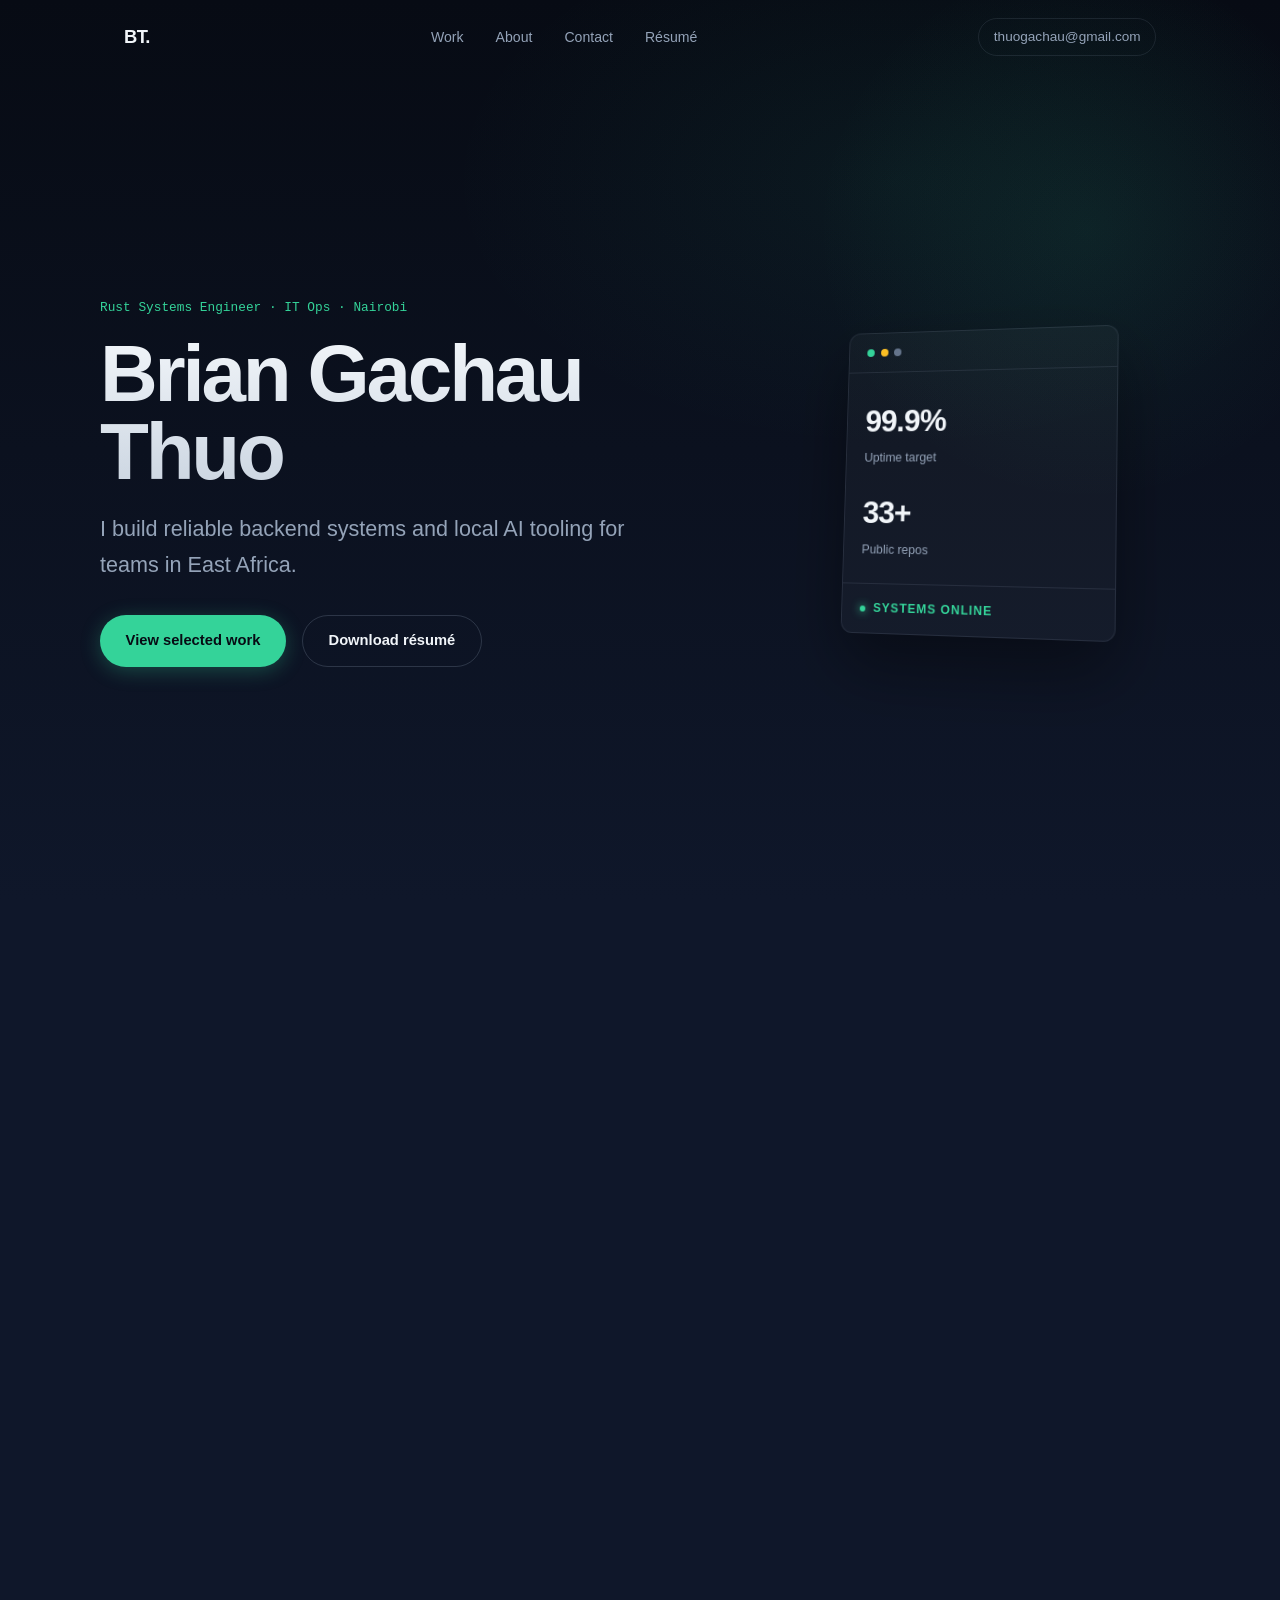
<file: index.html>
<!DOCTYPE html>
<html lang="en">
<head>
  <meta charset="UTF-8" />
  <meta name="viewport" content="width=device-width, initial-scale=1.0" />
  <meta http-equiv="X-UA-Compatible" content="ie=edge" />

  <title>Brian Gachau Thuo · Rust Systems Engineer</title>
  <meta name="description" content="Brian Gachau Thuo builds reliable backend systems and local AI tooling for teams in East Africa. Rust · Python · Go · Nairobi." />
  <meta name="author" content="Brian Gachau Thuo" />
  <link rel="canonical" href="https://thuobrian.github.io/Brian-Thuo/" />

  <link rel="icon" href="favicon.svg" type="image/svg+xml" />
  <link rel="icon" href="favicon.ico" sizes="any" />
  <link rel="icon" href="favicon-32.png" type="image/png" sizes="32x32" />
  <link rel="icon" href="favicon-16.png" type="image/png" sizes="16x16" />
  <link rel="apple-touch-icon" href="apple-touch-icon.png" />

  <meta property="og:title" content="Brian Gachau Thuo · Rust Systems Engineer" />
  <meta property="og:description" content="Reliable backend systems and local AI tooling for teams in East Africa." />
  <meta property="og:type" content="website" />
  <meta property="og:url" content="https://thuobrian.github.io/Brian-Thuo/" />
  <meta property="og:image" content="https://thuobrian.github.io/Brian-Thuo/images/og-image.png" />
  <meta property="og:image:width" content="1200" />
  <meta property="og:image:height" content="630" />
  <meta property="og:image:alt" content="Brian Gachau Thuo — Rust Systems Engineer, IT Ops, Nairobi" />

  <meta name="twitter:card" content="summary_large_image" />
  <meta name="twitter:title" content="Brian Gachau Thuo · Rust Systems Engineer" />
  <meta name="twitter:description" content="Reliable backend systems and local AI tooling for teams in East Africa." />
  <meta name="twitter:image" content="https://thuobrian.github.io/Brian-Thuo/images/og-image.png" />

  <script type="application/ld+json">
  {
    "@context": "https://schema.org",
    "@type": "Person",
    "name": "Brian Gachau Thuo",
    "jobTitle": "Rust Systems Engineer & IT Ops",
    "url": "https://thuobrian.github.io/Brian-Thuo/",
    "sameAs": [
      "https://github.com/ThuoBrian",
      "https://www.linkedin.com/in/brian-thuo-gachau"
    ],
    "email": "mailto:thuogachau@gmail.com",
    "address": {
      "@type": "PostalAddress",
      "addressLocality": "Nairobi",
      "addressCountry": "KE"
    }
  }
  </script>

  <link rel="stylesheet" href="assets/css/style.css" />
</head>
<body>

  <nav class="nav" aria-label="Primary">
    <div class="nav-inner">
      <a href="#" class="nav-logo" aria-label="Brian Gachau Thuo">BT.</a>

      <button class="nav-toggle" aria-expanded="false" aria-controls="nav-menu" aria-label="Toggle navigation">
        <span class="hamburger"></span>
      </button>

      <ul class="nav-menu" id="nav-menu">
        <li><a href="#work" class="nav-link">Work</a></li>
        <li><a href="#about" class="nav-link">About</a></li>
        <li><a href="#contact" class="nav-link">Contact</a></li>
        <li><a href="resume.html" class="nav-link" target="_blank" rel="noopener noreferrer">Résumé</a></li>
      </ul>

      <a href="mailto:thuogachau@gmail.com" class="nav-email">thuogachau@gmail.com</a>
    </div>
  </nav>

  <header id="home" class="hero">
    <div class="hero-glow" aria-hidden="true"></div>

    <div class="hero-content">
      <div class="hero-text">
        <p class="hero-kicker">Rust Systems Engineer · IT Ops · Nairobi</p>
        <h1 class="hero-name">Brian Gachau Thuo</h1>
        <p class="hero-value">
          I build reliable backend systems and local AI tooling for teams in East Africa.
        </p>
        <div class="hero-actions">
          <a href="#work" class="btn btn-primary">View selected work</a>
          <a href="resume.html" target="_blank" rel="noopener noreferrer" class="btn btn-secondary">Download résumé</a>
        </div>
      </div>

      <div class="hero-card-wrapper">
        <div class="glass-card">
          <div class="card-header">
            <span class="card-dot"></span>
            <span class="card-dot amber"></span>
            <span class="card-dot muted"></span>
          </div>
          <div class="card-body">
            <div class="card-metric">
              <span class="metric-value">99.9%</span>
              <span class="metric-label">Uptime target</span>
            </div>
            <div class="card-metric">
              <span class="metric-value">33+</span>
              <span class="metric-label">Public repos</span>
            </div>
          </div>
          <div class="card-footer">
            <span class="pulse"></span>
            Systems online
          </div>
        </div>
      </div>
    </div>
  </header>

  <main>
    <section id="work" class="work">
      <div class="container">
        <div class="section-header">
          <span class="section-eyebrow">Selected Work</span>
          <h2 class="section-title">Things I’ve built.</h2>
          <p class="section-subtitle">Curated projects. Each solves a real problem I ran into.</p>
        </div>

        <div class="project-list">
          <article class="project-card">
            <div class="project-image">
              <img src="images/preview-laptop-inventory.svg" alt="Terminal example: assigning a laptop via the API and the resulting JSON response" loading="lazy" />
            </div>
            <div class="project-body">
              <div class="project-meta">
                <span class="project-year">2024</span>
                <span class="project-type">API</span>
              </div>
              <h3 class="project-title">Laptop Inventory API</h3>
              <p class="project-desc"><strong>Problem:</strong> IT ops needed to track which laptop is assigned to which staff member without a spreadsheet drifting out of sync. <strong>Approach:</strong> a Rust/Actix-web API over Postgres, using SQLx instead of an ORM so every query is checked against the schema at compile time, plus atomic transactions so unassigning a user always reverts the laptop's status in the same operation — no orphaned "assigned" records. <strong>Also ships</strong> a server-rendered HTMX dashboard, so non-technical staff can use it without a SPA build step.</p>
              <ul class="project-tags">
                <li>Rust</li>
                <li>Actix-web</li>
                <li>PostgreSQL</li>
                <li>SQLx</li>
                <li>Docker</li>
              </ul>
              <div class="project-links">
                <a href="https://github.com/ThuoBrian/Laptop_Inventory_CLI" target="_blank" rel="noopener noreferrer" class="project-link">
                  <svg class="icon" viewBox="0 0 24 24" fill="currentColor" aria-hidden="true"><path d="M12 0C5.37 0 0 5.37 0 12c0 5.31 3.435 9.795 8.205 11.385.6.105.825-.255.825-.57 0-.285-.015-1.23-.015-2.235-3.015.555-3.795-.735-4.035-1.41-.135-.345-.72-1.41-1.23-1.695-.42-.225-1.02-.78-.015-.795.945-.015 1.62.87 1.845 1.23 1.08 1.815 2.805 1.305 3.495.99.105-.78.42-1.305.765-1.605-2.67-.3-5.46-1.335-5.46-5.925 0-1.305.465-2.385 1.23-3.225-.12-.3-.54-1.53.12-3.18 0 0 1.005-.315 3.3 1.23a11.49 11.49 0 0 1 3-.405c1.02 0 2.04.135 3 .405 2.28-1.56 3.285-1.23 3.285-1.23.66 1.65.24 2.88.12 3.18.765.84 1.23 1.905 1.23 3.225 0 4.605-2.805 5.625-5.475 5.925.435.375.81 1.095.81 2.22 0 1.605-.015 2.895-.015 3.3 0 .315.225.69.825.57A12.02 12.02 0 0 0 24 12c0-6.63-5.37-12-12-12z"/></svg>
                  Source
                </a>
              </div>
            </div>
          </article>

          <article class="project-card">
            <div class="project-image">
              <img src="images/preview-ai-chatbot.svg" alt="Terminal example: an IT support question answered from a local document with a page citation" loading="lazy" />
            </div>
            <div class="project-body">
              <div class="project-meta">
                <span class="project-year">2024</span>
                <span class="project-type">AI Tool</span>
              </div>
              <h3 class="project-title">AI Support Chatbot</h3>
              <p class="project-desc"><strong>Problem:</strong> teams with sensitive internal docs can't route IT-support questions through a cloud LLM. <strong>Approach:</strong> a fully local RAG stack — Ollama for inference, ChromaDB for embeddings, FastAPI streaming answers over SSE — so questions are answered from ingested PDFs, Word docs, and Markdown with zero data leaving the machine, and zero per-query API cost. Ships with an interactive setup script so a non-developer can stand it up.</p>
              <ul class="project-tags">
                <li>Python</li>
                <li>FastAPI</li>
                <li>ChromaDB</li>
                <li>Ollama</li>
                <li>SSE</li>
              </ul>
              <div class="project-links">
                <a href="https://github.com/ThuoBrian/AI-support-chatbot" target="_blank" rel="noopener noreferrer" class="project-link">
                  <svg class="icon" viewBox="0 0 24 24" fill="currentColor" aria-hidden="true"><path d="M12 0C5.37 0 0 5.37 0 12c0 5.31 3.435 9.795 8.205 11.385.6.105.825-.255.825-.57 0-.285-.015-1.23-.015-2.235-3.015.555-3.795-.735-4.035-1.41-.135-.345-.72-1.41-1.23-1.695-.42-.225-1.02-.78-.015-.795.945-.015 1.62.87 1.845 1.23 1.08 1.815 2.805 1.305 3.495.99.105-.78.42-1.305.765-1.605-2.67-.3-5.46-1.335-5.46-5.925 0-1.305.465-2.385 1.23-3.225-.12-.3-.54-1.53.12-3.18 0 0 1.005-.315 3.3 1.23a11.49 11.49 0 0 1 3-.405c1.02 0 2.04.135 3 .405 2.28-1.56 3.285-1.23 3.285-1.23.66 1.65.24 2.88.12 3.18.765.84 1.23 1.905 1.23 3.225 0 4.605-2.805 5.625-5.475 5.925.435.375.81 1.095.81 2.22 0 1.605-.015 2.895-.015 3.3 0 .315.225.69.825.57A12.02 12.02 0 0 0 24 12c0-6.63-5.37-12-12-12z"/></svg>
                  Source
                </a>
              </div>
            </div>
          </article>

          <article class="project-card">
            <div class="project-image">
              <img src="images/preview-financial-advisor.svg" alt="Terminal example: a CLI budget breakdown using M-Pesa and SACCO categories with an investment recommendation" loading="lazy" />
            </div>
            <div class="project-body">
              <div class="project-meta">
                <span class="project-year">2024</span>
                <span class="project-type">AI Product</span>
              </div>
              <h3 class="project-title">Kenyan AI Financial Advisor</h3>
              <p class="project-desc"><strong>Problem:</strong> generic financial-advice tools ignore how Kenyans actually move money — M-Pesa, Fuliza, SACCOs, Chamas, Treasury Bills. <strong>Approach:</strong> a Clean Architecture Python app (domain/application/adapters) that swaps in local instruments and PAYE tax rules instead of Western defaults, with security taken seriously for a public-facing advisor — HTML sanitization, rate limiting, and a target of 80%+ test coverage enforced via a Makefile lint/type-check/test pipeline. Clearly scoped as educational, not licensed advice.</p>
              <ul class="project-tags">
                <li>Python</li>
                <li>AI/ML</li>
                <li>FastAPI</li>
                <li>Finance</li>
              </ul>
              <div class="project-links">
                <a href="https://github.com/ThuoBrian/kenyan-AI-powered-financial-advisor" target="_blank" rel="noopener noreferrer" class="project-link">
                  <svg class="icon" viewBox="0 0 24 24" fill="currentColor" aria-hidden="true"><path d="M12 0C5.37 0 0 5.37 0 12c0 5.31 3.435 9.795 8.205 11.385.6.105.825-.255.825-.57 0-.285-.015-1.23-.015-2.235-3.015.555-3.795-.735-4.035-1.41-.135-.345-.72-1.41-1.23-1.695-.42-.225-1.02-.78-.015-.795.945-.015 1.62.87 1.845 1.23 1.08 1.815 2.805 1.305 3.495.99.105-.78.42-1.305.765-1.605-2.67-.3-5.46-1.335-5.46-5.925 0-1.305.465-2.385 1.23-3.225-.12-.3-.54-1.53.12-3.18 0 0 1.005-.315 3.3 1.23a11.49 11.49 0 0 1 3-.405c1.02 0 2.04.135 3 .405 2.28-1.56 3.285-1.23 3.285-1.23.66 1.65.24 2.88.12 3.18.765.84 1.23 1.905 1.23 3.225 0 4.605-2.805 5.625-5.475 5.925.435.375.81 1.095.81 2.22 0 1.605-.015 2.895-.015 3.3 0 .315.225.69.825.57A12.02 12.02 0 0 0 24 12c0-6.63-5.37-12-12-12z"/></svg>
                  Source
                </a>
              </div>
            </div>
          </article>

          <article class="project-card">
            <div class="project-image">
              <img src="images/preview-pr-context.svg" alt="Terminal example: generating a review briefing that flags cross-file impact and a security concern" loading="lazy" />
            </div>
            <div class="project-body">
              <div class="project-meta">
                <span class="project-year">2024</span>
                <span class="project-type">CLI</span>
              </div>
              <h3 class="project-title">PR Context Builder</h3>
              <p class="project-desc"><strong>Problem:</strong> reviewers waste time re-deriving context a diff alone doesn't show — what else touches this code, is there a migration, is there an obvious security smell. <strong>Approach:</strong> a Rust CLI that gathers diff, commit history, and repo structure from a local repo or a GitHub PR, runs rule-based detection for migrations/config changes/test gaps, then optionally hands that context to an LLM (OpenAI-compatible or local Ollama) to produce a structured review briefing.</p>
              <ul class="project-tags">
                <li>Rust</li>
                <li>CLI</li>
                <li>Git</li>
              </ul>
              <div class="project-links">
                <a href="https://github.com/ThuoBrian/pr-context-builder" target="_blank" rel="noopener noreferrer" class="project-link">
                  <svg class="icon" viewBox="0 0 24 24" fill="currentColor" aria-hidden="true"><path d="M12 0C5.37 0 0 5.37 0 12c0 5.31 3.435 9.795 8.205 11.385.6.105.825-.255.825-.57 0-.285-.015-1.23-.015-2.235-3.015.555-3.795-.735-4.035-1.41-.135-.345-.72-1.41-1.23-1.695-.42-.225-1.02-.78-.015-.795.945-.015 1.62.87 1.845 1.23 1.08 1.815 2.805 1.305 3.495.99.105-.78.42-1.305.765-1.605-2.67-.3-5.46-1.335-5.46-5.925 0-1.305.465-2.385 1.23-3.225-.12-.3-.54-1.53.12-3.18 0 0 1.005-.315 3.3 1.23a11.49 11.49 0 0 1 3-.405c1.02 0 2.04.135 3 .405 2.28-1.56 3.285-1.23 3.285-1.23.66 1.65.24 2.88.12 3.18.765.84 1.23 1.905 1.23 3.225 0 4.605-2.805 5.625-5.475 5.925.435.375.81 1.095.81 2.22 0 1.605-.015 2.895-.015 3.3 0 .315.225.69.825.57A12.02 12.02 0 0 0 24 12c0-6.63-5.37-12-12-12z"/></svg>
                  Source
                </a>
              </div>
            </div>
          </article>
        </div>
      </div>
    </section>

    <section id="about" class="about">
      <div class="container">
        <div class="about-grid">
          <div class="about-photo">
            <img src="images/about-panel.svg" alt="Brian Gachau Thuo — Nairobi, Kenya · Rust, Systems, AI tooling" loading="lazy" />
          </div>

          <div class="about-text">
            <span class="section-eyebrow">About</span>
            <h2 class="section-title">Engineer first, operator second.</h2>
            <p>
              I’m Brian Gachau Thuo, a systems engineer and IT Ops lead at IPA Kenya, based in Nairobi. I design backend systems and AI-powered tools that stay reliable under real-world constraints. My work is mostly Rust and Python, with a focus on local/edge AI, automation, and cloud-native infrastructure. Outside of work, I maintain open-source projects that solve problems I encounter in production.
            </p>

            <div class="skills">
              <div class="skill-group">
                <h3>Languages</h3>
                <ul>
                  <li><strong>Rust</strong> — inventory API, CLI tools</li>
                  <li><strong>Python</strong> — AI chatbots, financial advisor</li>
                  <li><strong>Go</strong> — cloud-native tooling</li>
                </ul>
              </div>
              <div class="skill-group">
                <h3>Frameworks</h3>
                <ul>
                  <li><strong>FastAPI</strong> — async AI services</li>
                  <li><strong>Actix-web</strong> — high-throughput Rust APIs</li>
                  <li><strong>SQLx</strong> — compile-time checked queries</li>
                </ul>
              </div>
              <div class="skill-group">
                <h3>Tools</h3>
                <ul>
                  <li><strong>Docker</strong> — deployment & environments</li>
                  <li><strong>PostgreSQL</strong> — structured data</li>
                  <li><strong>ChromaDB / Ollama</strong> — local RAG stack</li>
                </ul>
              </div>
            </div>
          </div>
        </div>
      </div>
    </section>
  </main>

  <footer id="contact" class="footer">
    <div class="container">
      <div class="footer-grid">
        <div class="footer-cta">
          <span class="section-eyebrow">Contact</span>
          <h2 class="section-title">Let’s build something reliable.</h2>
          <p>Open to engineering contracts, full-time roles, and East Africa-focused product work.</p>
        </div>

        <ul class="contact-list">
          <li>
            <a href="mailto:thuogachau@gmail.com" class="contact-link">
              <span class="contact-label">Email</span>
              <span class="contact-value">thuogachau@gmail.com</span>
            </a>
          </li>
          <li>
            <a href="https://github.com/ThuoBrian" target="_blank" rel="noopener noreferrer" class="contact-link">
              <span class="contact-label">GitHub</span>
              <span class="contact-value">ThuoBrian</span>
            </a>
          </li>
          <li>
            <a href="https://www.linkedin.com/in/brian-thuo-gachau" target="_blank" rel="noopener noreferrer" class="contact-link">
              <span class="contact-label">LinkedIn</span>
              <span class="contact-value">brian-thuo-gachau</span>
            </a>
          </li>
        </ul>
      </div>

      <div class="footer-bottom">
        <p>© Brian Gachau Thuo. Built from scratch.</p>
      </div>
    </div>
  </footer>

  <script src="assets/js/app.js"></script>
</body>
</html>
</file>
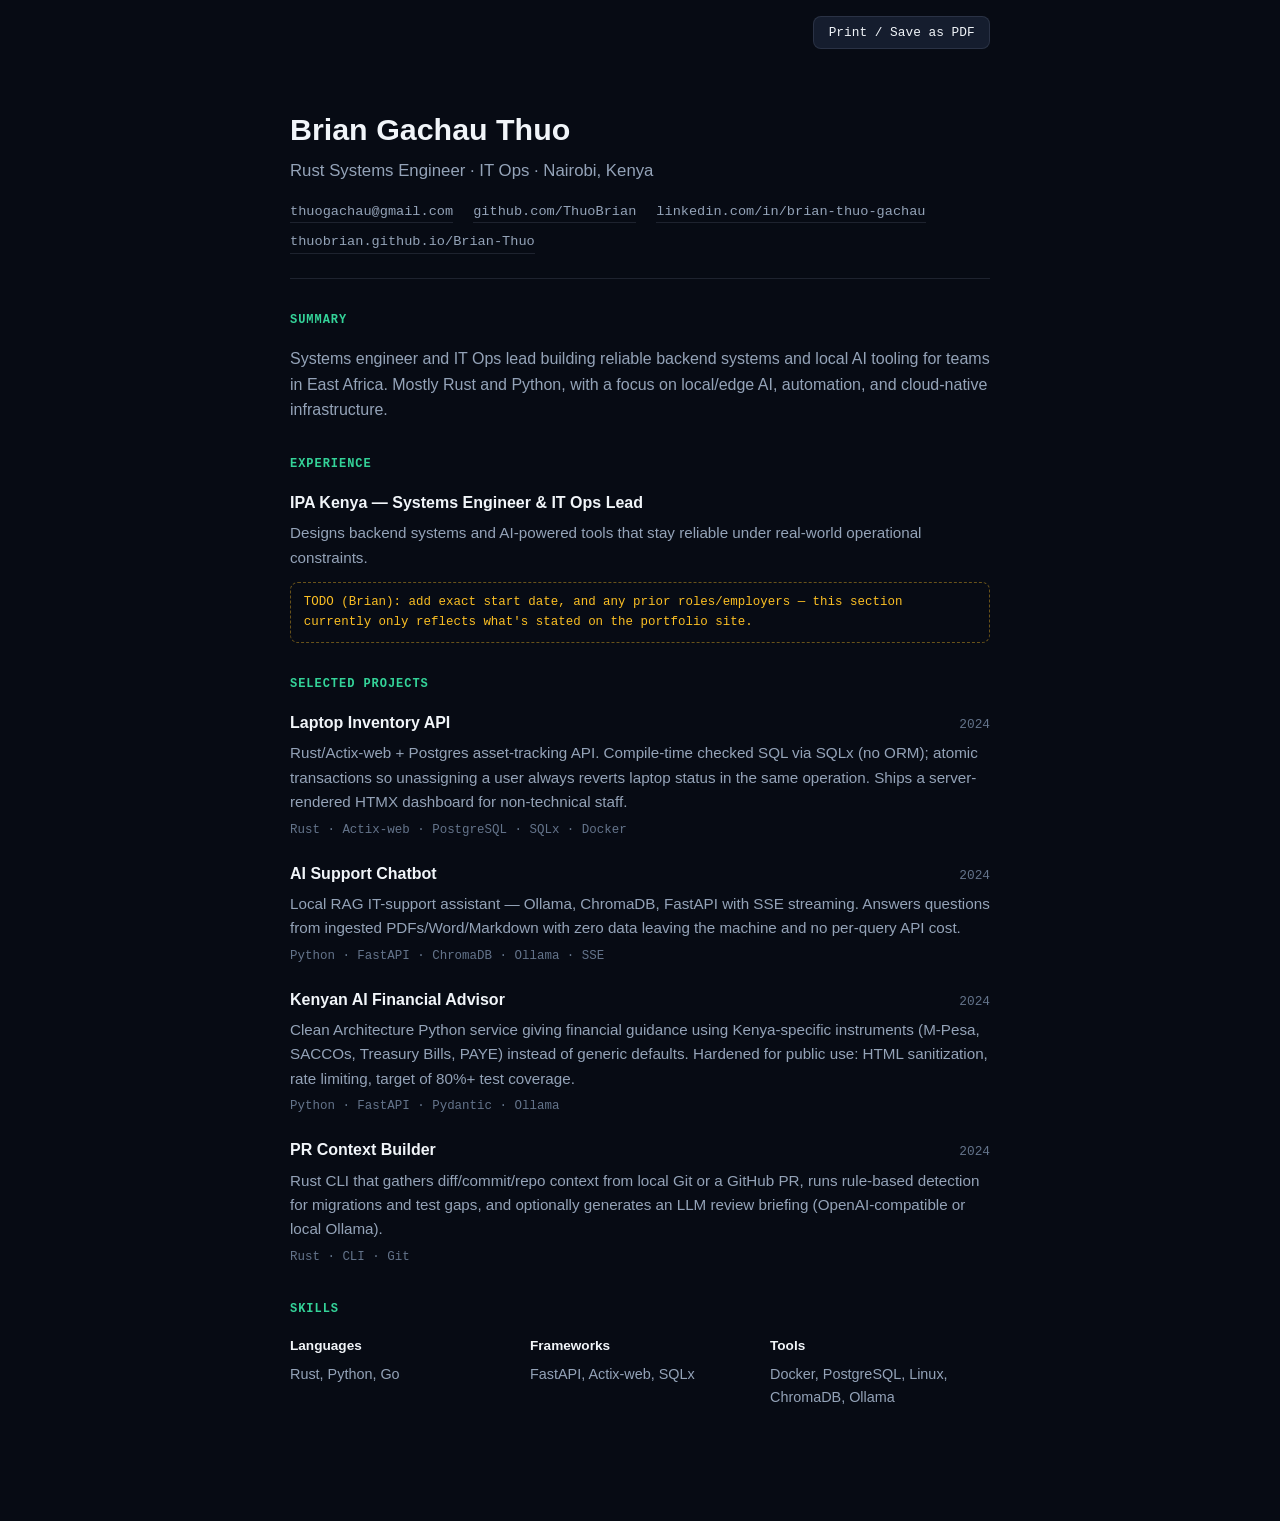
<file: resume.html>
<!DOCTYPE html>
<html lang="en">
<head>
<meta charset="UTF-8" />
<meta name="viewport" content="width=device-width, initial-scale=1.0" />
<title>Brian Gachau Thuo · Résumé</title>
<meta name="description" content="Résumé for Brian Gachau Thuo, Rust systems engineer and IT Ops lead, Nairobi, Kenya." />
<meta name="robots" content="noindex" />
<link rel="icon" href="favicon.svg" type="image/svg+xml" />
<link rel="icon" href="favicon.ico" sizes="any" />
<link rel="apple-touch-icon" href="apple-touch-icon.png" />
<style>
  :root {
    --bg-void: #070B14;
    --bg-surface: #0F172A;
    --bg-elevated: #151D2E;
    --text: #F1F5F9;
    --text-muted: #94A3B8;
    --text-dim: #64748B;
    --border: rgba(148, 163, 184, 0.16);
    --emerald: #34D399;
    --font-sans: -apple-system, BlinkMacSystemFont, "SF Pro Display", "Segoe UI", Inter, Roboto, Arial, sans-serif;
    --font-mono: ui-monospace, "SF Mono", SFMono-Regular, Menlo, Consolas, monospace;
  }
  * { box-sizing: border-box; }
  body {
    margin: 0;
    background: var(--bg-void);
    color: var(--text);
    font-family: var(--font-sans);
    line-height: 1.6;
  }
  .sheet {
    max-width: 780px;
    margin: 0 auto;
    padding: 3.5rem 2.5rem 5rem;
  }
  .toolbar {
    max-width: 780px;
    margin: 0 auto;
    padding: 1rem 2.5rem 0;
    display: flex;
    justify-content: flex-end;
  }
  .print-btn {
    font-family: var(--font-mono);
    font-size: 0.8rem;
    color: var(--text);
    background: var(--bg-elevated);
    border: 1px solid var(--border);
    border-radius: 8px;
    padding: 0.5rem 0.9rem;
    cursor: pointer;
  }
  .print-btn:hover { border-color: rgba(148,163,184,0.4); }

  header.head {
    border-bottom: 1px solid var(--border);
    padding-bottom: 1.5rem;
    margin-bottom: 2rem;
  }
  h1 { font-size: 1.9rem; margin: 0 0 0.25rem; }
  .title { color: var(--text-muted); font-size: 1.05rem; margin: 0 0 1rem; }
  .contact-row {
    display: flex;
    flex-wrap: wrap;
    gap: 0.5rem 1.25rem;
    font-family: var(--font-mono);
    font-size: 0.85rem;
    color: var(--text-muted);
  }
  .contact-row a { color: var(--text-muted); text-decoration: none; border-bottom: 1px solid var(--border); }
  .contact-row a:hover { color: var(--text); border-color: var(--text-muted); }

  section { margin-bottom: 2rem; }
  h2.section-label {
    font-family: var(--font-mono);
    font-size: 0.75rem;
    letter-spacing: 0.08em;
    text-transform: uppercase;
    color: var(--emerald);
    margin: 0 0 1rem;
  }

  .summary { color: var(--text-muted); font-size: 1rem; }

  .entry { margin-bottom: 1.25rem; }
  .entry-head {
    display: flex;
    justify-content: space-between;
    align-items: baseline;
    gap: 1rem;
    flex-wrap: wrap;
  }
  .entry-title { font-weight: 600; }
  .entry-meta {
    font-family: var(--font-mono);
    font-size: 0.8rem;
    color: var(--text-dim);
    white-space: nowrap;
  }
  .entry p { margin: 0.35rem 0 0; color: var(--text-muted); font-size: 0.95rem; }
  .entry ul { margin: 0.5rem 0 0; padding-left: 1.1rem; color: var(--text-muted); font-size: 0.92rem; }
  .entry li { margin-bottom: 0.3rem; }
  .entry .tags { font-family: var(--font-mono); font-size: 0.78rem; color: var(--text-dim); margin-top: 0.4rem; }

  .skills-grid {
    display: grid;
    grid-template-columns: repeat(3, 1fr);
    gap: 1.25rem;
    font-size: 0.9rem;
  }
  .skills-grid h3 { font-size: 0.85rem; margin: 0 0 0.4rem; color: var(--text); }
  .skills-grid p { margin: 0; color: var(--text-muted); }

  .todo {
    font-family: var(--font-mono);
    font-size: 0.78rem;
    color: #FBBF24;
    border: 1px dashed rgba(251, 191, 36, 0.4);
    border-radius: 8px;
    padding: 0.6rem 0.8rem;
    margin-top: 0.75rem;
  }

  @media print {
    .toolbar { display: none; }
    body { background: #fff; color: #111827; }
    .sheet { padding: 0; max-width: 100%; }
    h2.section-label { color: #111827; }
    .summary, .entry p, .entry ul, .skills-grid p, .contact-row { color: #374151; }
    .entry-meta, .contact-row a { color: #4B5563; }
    .contact-row a { border-color: #D1D5DB; }
    header.head, .entry { break-inside: avoid; }
    .todo { display: none; }
  }
</style>
</head>
<body>

  <div class="toolbar">
    <button class="print-btn" onclick="window.print()">Print / Save as PDF</button>
  </div>

  <main class="sheet">
    <header class="head">
      <h1>Brian Gachau Thuo</h1>
      <p class="title">Rust Systems Engineer · IT Ops · Nairobi, Kenya</p>
      <div class="contact-row">
        <a href="mailto:thuogachau@gmail.com">thuogachau@gmail.com</a>
        <a href="https://github.com/ThuoBrian" target="_blank" rel="noopener noreferrer">github.com/ThuoBrian</a>
        <a href="https://www.linkedin.com/in/brian-thuo-gachau" target="_blank" rel="noopener noreferrer">linkedin.com/in/brian-thuo-gachau</a>
        <a href="https://thuobrian.github.io/Brian-Thuo/" target="_blank" rel="noopener noreferrer">thuobrian.github.io/Brian-Thuo</a>
      </div>
    </header>

    <section>
      <h2 class="section-label">Summary</h2>
      <p class="summary">Systems engineer and IT Ops lead building reliable backend systems and local AI tooling for teams in East Africa. Mostly Rust and Python, with a focus on local/edge AI, automation, and cloud-native infrastructure.</p>
    </section>

    <section>
      <h2 class="section-label">Experience</h2>
      <div class="entry">
        <div class="entry-head">
          <span class="entry-title">IPA Kenya — Systems Engineer &amp; IT Ops Lead</span>
          <span class="entry-meta"><!-- add start date --></span>
        </div>
        <p>Designs backend systems and AI-powered tools that stay reliable under real-world operational constraints.</p>
        <div class="todo">TODO (Brian): add exact start date, and any prior roles/employers — this section currently only reflects what's stated on the portfolio site.</div>
      </div>
    </section>

    <section>
      <h2 class="section-label">Selected Projects</h2>

      <div class="entry">
        <div class="entry-head">
          <span class="entry-title">Laptop Inventory API</span>
          <span class="entry-meta">2024</span>
        </div>
        <p>Rust/Actix-web + Postgres asset-tracking API. Compile-time checked SQL via SQLx (no ORM); atomic transactions so unassigning a user always reverts laptop status in the same operation. Ships a server-rendered HTMX dashboard for non-technical staff.</p>
        <div class="tags">Rust · Actix-web · PostgreSQL · SQLx · Docker</div>
      </div>

      <div class="entry">
        <div class="entry-head">
          <span class="entry-title">AI Support Chatbot</span>
          <span class="entry-meta">2024</span>
        </div>
        <p>Local RAG IT-support assistant — Ollama, ChromaDB, FastAPI with SSE streaming. Answers questions from ingested PDFs/Word/Markdown with zero data leaving the machine and no per-query API cost.</p>
        <div class="tags">Python · FastAPI · ChromaDB · Ollama · SSE</div>
      </div>

      <div class="entry">
        <div class="entry-head">
          <span class="entry-title">Kenyan AI Financial Advisor</span>
          <span class="entry-meta">2024</span>
        </div>
        <p>Clean Architecture Python service giving financial guidance using Kenya-specific instruments (M-Pesa, SACCOs, Treasury Bills, PAYE) instead of generic defaults. Hardened for public use: HTML sanitization, rate limiting, target of 80%+ test coverage.</p>
        <div class="tags">Python · FastAPI · Pydantic · Ollama</div>
      </div>

      <div class="entry">
        <div class="entry-head">
          <span class="entry-title">PR Context Builder</span>
          <span class="entry-meta">2024</span>
        </div>
        <p>Rust CLI that gathers diff/commit/repo context from local Git or a GitHub PR, runs rule-based detection for migrations and test gaps, and optionally generates an LLM review briefing (OpenAI-compatible or local Ollama).</p>
        <div class="tags">Rust · CLI · Git</div>
      </div>
    </section>

    <section>
      <h2 class="section-label">Skills</h2>
      <div class="skills-grid">
        <div>
          <h3>Languages</h3>
          <p>Rust, Python, Go</p>
        </div>
        <div>
          <h3>Frameworks</h3>
          <p>FastAPI, Actix-web, SQLx</p>
        </div>
        <div>
          <h3>Tools</h3>
          <p>Docker, PostgreSQL, Linux, ChromaDB, Ollama</p>
        </div>
      </div>
    </section>
  </main>

</body>
</html>
</file>
<file: assets/css/style.css>
/* -------------------------------
   Brian Gachau Thuo
   Premium developer portfolio
   ------------------------------- */

:root {
  --bg-void: #070B14;
  --bg-surface: #0F172A;
  --bg-elevated: #151D2E;
  --charcoal: #1E293B;
  --text: #F1F5F9;
  --text-muted: #94A3B8;
  --text-dim: #64748B;
  --emerald: #34D399;
  --emerald-dark: #059669;
  --amber: #FBBF24;
  --border: rgba(148, 163, 184, 0.14);
  --border-strong: rgba(148, 163, 184, 0.24);
  --glow: rgba(52, 211, 153, 0.28);

  --radius-sm: 6px;
  --radius-md: 12px;
  --radius-lg: 18px;
  --radius-full: 999px;

  --container: 1080px;
  --gap: 6rem;

  --font-sans: -apple-system, BlinkMacSystemFont, "SF Pro Display", "SF Pro", "Segoe UI", Inter, Roboto, "Helvetica Neue", Arial, sans-serif;
  --font-mono: ui-monospace, "SF Mono", SFMono-Regular, Menlo, Monaco, Consolas, monospace;
}

*, *::before, *::after {
  box-sizing: border-box;
  margin: 0;
  padding: 0;
}

html {
  scroll-behavior: smooth;
  -webkit-text-size-adjust: 100%;
}

body {
  min-height: 100vh;
  font-family: var(--font-sans);
  font-size: 16px;
  line-height: 1.65;
  color: var(--text);
  background: var(--bg-void);
  -webkit-font-smoothing: antialiased;
  -moz-osx-font-smoothing: grayscale;
}

img, svg, video {
  display: block;
  max-width: 100%;
}

a {
  color: inherit;
  text-decoration: none;
}

ul {
  list-style: none;
}

button {
  font: inherit;
  color: inherit;
}

.container {
  width: 100%;
  max-width: var(--container);
  margin: 0 auto;
  padding: 0 1.5rem;
}

::selection {
  background: rgba(52, 211, 153, 0.25);
  color: var(--text);
}

/* Utility */
.icon {
  width: 16px;
  height: 16px;
  flex-shrink: 0;
}

/* Buttons */
.btn {
  display: inline-flex;
  align-items: center;
  justify-content: center;
  gap: 0.5rem;
  padding: 0.8rem 1.6rem;
  border-radius: var(--radius-full);
  font-size: 0.92rem;
  font-weight: 600;
  border: none;
  cursor: pointer;
  transition: transform 0.18s ease, box-shadow 0.18s ease, background 0.18s ease;
}

.btn-primary {
  background: var(--emerald);
  color: var(--bg-void);
  box-shadow: 0 4px 20px var(--glow);
}

.btn-primary:hover {
  transform: translateY(-2px);
  box-shadow: 0 8px 30px var(--glow);
}

.btn-secondary {
  background: transparent;
  color: var(--text);
  border: 1px solid var(--border-strong);
}

.btn-secondary:hover {
  transform: translateY(-2px);
  border-color: var(--text-muted);
  background: var(--bg-elevated);
}

/* Navigation */
.nav {
  position: fixed;
  top: 0;
  left: 0;
  right: 0;
  z-index: 100;
  padding: 1.1rem 0;
  background: transparent;
  transition: background 0.25s ease, box-shadow 0.25s ease;
}

.nav.scrolled {
  background: rgba(7, 11, 20, 0.85);
  box-shadow: 0 1px 0 var(--border);
}

.nav-inner {
  display: flex;
  align-items: center;
  justify-content: space-between;
  max-width: var(--container);
  margin: 0 auto;
  padding: 0 1.5rem;
}

.nav-logo {
  font-size: 1.15rem;
  font-weight: 800;
  letter-spacing: -0.03em;
  color: var(--text);
}

.nav-logo:hover {
  color: var(--emerald);
}

.nav-menu {
  display: flex;
  align-items: center;
  gap: 2rem;
}

.nav-link {
  position: relative;
  font-size: 0.88rem;
  font-weight: 500;
  color: var(--text-muted);
  transition: color 0.2s ease;
}

.nav-link::after {
  content: "";
  position: absolute;
  left: 0;
  bottom: -4px;
  width: 0;
  height: 1.5px;
  background: var(--emerald);
  transition: width 0.2s ease;
}

.nav-link:hover,
.nav-link.active {
  color: var(--text);
}

.nav-link:hover::after,
.nav-link.active::after {
  width: 100%;
}

.nav-email {
  display: inline-flex;
  font-size: 0.85rem;
  font-weight: 500;
  color: var(--text-muted);
  border: 1px solid var(--border);
  border-radius: var(--radius-full);
  padding: 0.45rem 0.9rem;
  transition: border-color 0.2s ease, color 0.2s ease;
}

.nav-email:hover {
  color: var(--emerald);
  border-color: var(--emerald);
}

.nav-toggle {
  display: none;
  align-items: center;
  justify-content: center;
  width: 40px;
  height: 40px;
  background: transparent;
  border: 1px solid var(--border);
  border-radius: var(--radius-sm);
  cursor: pointer;
}

.hamburger,
.hamburger::before,
.hamburger::after {
  display: block;
  width: 20px;
  height: 2px;
  background: var(--text);
  border-radius: 2px;
  transition: transform 0.2s ease, opacity 0.2s ease;
}

.hamburger {
  position: relative;
}

.hamburger::before,
.hamburger::after {
  content: "";
  position: absolute;
  left: 0;
}

.hamburger::before { top: -6px; }
.hamburger::after { top: 6px; }

.nav-toggle[aria-expanded="true"] .hamburger {
  background: transparent;
}

.nav-toggle[aria-expanded="true"] .hamburger::before {
  transform: translateY(6px) rotate(45deg);
}

.nav-toggle[aria-expanded="true"] .hamburger::after {
  transform: translateY(-6px) rotate(-45deg);
}

/* Common section */
.section-eyebrow {
  display: inline-block;
  font-size: 0.72rem;
  font-weight: 700;
  letter-spacing: 0.18em;
  text-transform: uppercase;
  color: var(--emerald);
  margin-bottom: 0.75rem;
}

.section-title {
  font-size: clamp(1.8rem, 4vw, 2.6rem);
  font-weight: 800;
  letter-spacing: -0.03em;
  line-height: 1.1;
  color: var(--text);
  margin-bottom: 0.75rem;
}

.section-subtitle {
  font-size: 1rem;
  color: var(--text-muted);
  max-width: 45ch;
}

/* Hero */
.hero {
  position: relative;
  min-height: 100vh;
  display: flex;
  align-items: center;
  justify-content: center;
  padding: 8rem 1.5rem 4rem;
  background:
    radial-gradient(ellipse 70% 60% at 70% 20%, rgba(52, 211, 153, 0.06), transparent 50%),
    linear-gradient(180deg, var(--bg-void) 0%, var(--bg-surface) 100%);
  overflow: hidden;
}

.hero-glow {
  position: absolute;
  top: -10%;
  right: -10%;
  width: 50vw;
  height: 50vw;
  background: radial-gradient(circle, rgba(52, 211, 153, 0.08) 0%, transparent 60%);
  pointer-events: none;
  animation: glowPulse 8s ease-in-out infinite;
}

@keyframes glowPulse {
  0%, 100% { opacity: 0.5; transform: scale(1); }
  50% { opacity: 0.8; transform: scale(1.08); }
}

.hero-content {
  position: relative;
  z-index: 2;
  width: 100%;
  max-width: var(--container);
  display: grid;
  grid-template-columns: 1.2fr 0.8fr;
  gap: 4rem;
  align-items: center;
}

.hero-kicker {
  font-family: var(--font-mono);
  font-size: 0.8rem;
  color: var(--emerald);
  margin-bottom: 1rem;
}

.hero-name {
  font-size: clamp(2.8rem, 7vw, 5rem);
  font-weight: 900;
  line-height: 0.98;
  letter-spacing: -0.04em;
  margin-bottom: 1.25rem;
  background: linear-gradient(180deg, var(--text) 0%, #CBD5E1 100%);
  -webkit-background-clip: text;
  background-clip: text;
  -webkit-text-fill-color: transparent;
}

.hero-value {
  font-size: clamp(1.05rem, 2vw, 1.35rem);
  color: var(--text-muted);
  max-width: 46ch;
  margin-bottom: 2rem;
}

.hero-actions {
  display: flex;
  gap: 1rem;
}

/* Glass card */
.hero-card-wrapper {
  perspective: 1100px;
  display: flex;
  justify-content: center;
  align-items: center;
}

.glass-card {
  position: relative;
  width: 100%;
  max-width: 280px;
  border-radius: var(--radius-md);
  background: rgba(255, 255, 255, 0.03);
  border: 1px solid var(--border);
  transform: rotateY(-14deg) rotateX(5deg);
  box-shadow: 0 30px 70px rgba(0, 0, 0, 0.4);
  animation: cardFloat 6s ease-in-out infinite;
  overflow: hidden;
  will-change: transform;
}

.glass-card::before {
  content: "";
  position: absolute;
  inset: 0;
  background: linear-gradient(
    115deg,
    transparent 30%,
    rgba(255, 255, 255, 0.08) 50%,
    transparent 70%
  );
  transform: translateX(-100%);
  animation: sheen 7s ease-in-out infinite;
  pointer-events: none;
}

@keyframes sheen {
  0%, 100% { transform: translateX(-100%); }
  50% { transform: translateX(100%); }
}

@keyframes cardFloat {
  0%, 100% { transform: rotateY(-14deg) rotateX(5deg) translateY(0); }
  50% { transform: rotateY(-10deg) rotateX(3deg) translateY(-12px); }
}

.card-header {
  display: flex;
  gap: 0.4rem;
  padding: 1rem 1.2rem;
  border-bottom: 1px solid var(--border);
}

.card-dot {
  width: 8px;
  height: 8px;
  border-radius: 50%;
  background: var(--emerald);
}

.card-dot.amber { background: var(--amber); }
.card-dot.muted { background: var(--text-dim); }

.card-body {
  padding: 1.5rem 1.2rem;
  display: flex;
  flex-direction: column;
  gap: 1.25rem;
}

.card-metric {
  display: flex;
  flex-direction: column;
}

.metric-value {
  font-size: 2rem;
  font-weight: 800;
  letter-spacing: -0.03em;
  color: var(--text);
}

.metric-label {
  font-size: 0.8rem;
  color: var(--text-muted);
}

.card-footer {
  display: flex;
  align-items: center;
  gap: 0.5rem;
  padding: 0.9rem 1.2rem;
  border-top: 1px solid var(--border);
  font-size: 0.78rem;
  font-weight: 600;
  text-transform: uppercase;
  letter-spacing: 0.08em;
  color: var(--emerald);
}

.pulse {
  width: 6px;
  height: 6px;
  border-radius: 50%;
  background: var(--emerald);
  box-shadow: 0 0 10px var(--emerald);
  animation: pulse 2s ease-in-out infinite;
}

@keyframes pulse {
  0%, 100% { opacity: 0.5; transform: scale(0.9); }
  50% { opacity: 1; transform: scale(1.1); }
}

/* Work */
.work {
  padding: var(--gap) 0;
  background: var(--bg-surface);
  content-visibility: auto;
  contain-intrinsic-size: auto 600px;
}

.section-header {
  margin-bottom: 3rem;
}

.project-list {
  display: flex;
  flex-direction: column;
  gap: 1.5rem;
}

.project-card {
  display: grid;
  grid-template-columns: 260px 1fr;
  gap: 1.75rem;
  padding: 1.25rem;
  border-radius: var(--radius-md);
  background: var(--bg-elevated);
  border: 1px solid var(--border);
  transition: border-color 0.2s ease, transform 0.2s ease, box-shadow 0.2s ease;
}

.project-card:hover {
  border-color: var(--border-strong);
  transform: translateY(-3px);
  box-shadow: 0 20px 50px rgba(0, 0, 0, 0.25);
}

.project-image {
  border-radius: var(--radius-sm);
  overflow: hidden;
  aspect-ratio: 16 / 10;
  border: 1px solid var(--border);
}

.project-image img {
  width: 100%;
  height: 100%;
  object-fit: cover;
  transition: transform 0.4s ease, opacity 0.4s ease;
}

.project-card:hover .project-image img {
  transform: scale(1.04);
  opacity: 0.85;
}

.project-body {
  display: flex;
  flex-direction: column;
}

.project-meta {
  display: flex;
  gap: 0.75rem;
  margin-bottom: 0.5rem;
  font-family: var(--font-mono);
  font-size: 0.7rem;
  color: var(--text-dim);
  text-transform: uppercase;
  letter-spacing: 0.08em;
}

.project-title {
  font-size: 1.25rem;
  font-weight: 800;
  margin-bottom: 0.5rem;
  color: var(--text);
}

.project-desc {
  font-size: 0.95rem;
  color: var(--text-muted);
  line-height: 1.55;
  margin-bottom: 1rem;
}

.project-tags {
  display: flex;
  flex-wrap: wrap;
  gap: 0.4rem;
  margin-bottom: 1rem;
}

.project-tags li {
  font-family: var(--font-mono);
  font-size: 0.72rem;
  padding: 0.25rem 0.55rem;
  border-radius: var(--radius-sm);
  background: rgba(52, 211, 153, 0.08);
  color: var(--emerald);
}

.project-links {
  margin-top: auto;
  display: flex;
  gap: 1rem;
}

.project-link {
  display: inline-flex;
  align-items: center;
  gap: 0.4rem;
  font-size: 0.88rem;
  font-weight: 600;
  color: var(--text-muted);
  transition: color 0.2s ease;
}

.project-link:hover {
  color: var(--emerald);
}

/* About */
.about {
  padding: var(--gap) 0;
  background: var(--bg-void);
  content-visibility: auto;
  contain-intrinsic-size: auto 500px;
}

.about-grid {
  display: grid;
  grid-template-columns: 280px 1fr;
  gap: 4rem;
  align-items: start;
}

.about-photo {
  border-radius: var(--radius-md);
  overflow: hidden;
  border: 1px solid var(--border);
}

.about-photo img {
  width: 100%;
  height: 100%;
  object-fit: cover;
  filter: grayscale(20%);
  transition: filter 0.3s ease;
}

.about-photo:hover img {
  filter: grayscale(0%);
}

.about-text p {
  color: var(--text-muted);
  font-size: 1.02rem;
  line-height: 1.75;
  margin-bottom: 2rem;
}

.skills {
  display: grid;
  grid-template-columns: repeat(3, 1fr);
  gap: 1.5rem;
}

.skill-group h3 {
  font-size: 0.75rem;
  font-weight: 700;
  letter-spacing: 0.12em;
  text-transform: uppercase;
  color: var(--text-dim);
  margin-bottom: 0.75rem;
}

.skill-group li {
  font-size: 0.88rem;
  color: var(--text-muted);
  line-height: 1.7;
  margin-bottom: 0.5rem;
}

.skill-group strong {
  color: var(--text);
  font-weight: 600;
}

/* Footer / Contact */
.footer {
  padding: var(--gap) 0 2rem;
  background:
    radial-gradient(ellipse 60% 50% at 30% 100%, rgba(52, 211, 153, 0.05), transparent 50%),
    var(--bg-surface);
  content-visibility: auto;
  contain-intrinsic-size: auto 300px;
}

.footer-grid {
  display: grid;
  grid-template-columns: 1fr 1fr;
  gap: 4rem;
  align-items: start;
  margin-bottom: 4rem;
}

.footer-cta p {
  color: var(--text-muted);
  max-width: 40ch;
}

.contact-list {
  display: flex;
  flex-direction: column;
  gap: 0.75rem;
}

.contact-link {
  display: flex;
  flex-direction: column;
  gap: 0.15rem;
  padding: 1rem 1.25rem;
  border-radius: var(--radius-md);
  background: var(--bg-elevated);
  border: 1px solid var(--border);
  transition: border-color 0.2s ease, transform 0.2s ease;
}

.contact-link:hover {
  border-color: var(--emerald);
  transform: translateX(4px);
}

.contact-label {
  font-size: 0.7rem;
  font-weight: 700;
  letter-spacing: 0.1em;
  text-transform: uppercase;
  color: var(--text-dim);
}

.contact-value {
  font-size: 1rem;
  font-weight: 600;
  color: var(--text);
}

.footer-bottom {
  padding-top: 2rem;
  border-top: 1px solid var(--border);
}

.footer-bottom p {
  font-size: 0.82rem;
  color: var(--text-dim);
}

/* Responsive */
@media (max-width: 900px) {
  .hero-content {
    grid-template-columns: 1fr;
    text-align: center;
    gap: 3rem;
  }

  .hero-value {
    margin-left: auto;
    margin-right: auto;
  }

  .hero-actions {
    justify-content: center;
  }

  .hero-card-wrapper {
    order: -1;
  }

  .glass-card {
    max-width: 240px;
    transform: rotateY(0deg) rotateX(4deg);
    animation: cardFloatTablet 6s ease-in-out infinite;
  }

  @keyframes cardFloatTablet {
    0%, 100% { transform: rotateY(0deg) rotateX(4deg) translateY(0); }
    50% { transform: rotateY(0deg) rotateX(2deg) translateY(-8px); }
  }

  .about-grid,
  .footer-grid {
    grid-template-columns: 1fr;
    gap: 2.5rem;
  }

  .about-photo {
    max-width: 240px;
  }

  .project-card {
    grid-template-columns: 1fr;
  }

  .project-image {
    aspect-ratio: 16 / 9;
  }
}

@media (max-width: 768px) {
  :root { --gap: 4rem; }

  .nav-email { display: none; }

  .nav-menu {
    position: fixed;
    top: 68px;
    left: 1rem;
    right: 1rem;
    flex-direction: column;
    gap: 0;
    padding: 0.75rem;
    border-radius: var(--radius-md);
    background: var(--bg-surface);
    border: 1px solid var(--border);
    box-shadow: 0 24px 60px rgba(0, 0, 0, 0.4);
    opacity: 0;
    visibility: hidden;
    transform: translateY(-8px);
    transition: opacity 0.2s ease, transform 0.2s ease, visibility 0.2s ease;
  }

  .nav-menu.open {
    opacity: 1;
    visibility: visible;
    transform: translateY(0);
  }

  .nav-menu li { width: 100%; }

  .nav-link {
    display: block;
    padding: 0.75rem 1rem;
    text-align: center;
  }

  .nav-link::after { display: none; }

  .nav-toggle { display: flex; }

  .skills {
    grid-template-columns: 1fr;
    gap: 1.5rem;
  }

  .footer-grid {
    gap: 2rem;
  }
}

@media (max-width: 480px) {
  .hero { padding-top: 7rem; }
  .hero-name { font-size: clamp(2.2rem, 11vw, 3rem); }
  .hero-actions { flex-direction: column; align-items: center; }
  .btn { width: 100%; max-width: 280px; }
  .glass-card { max-width: 200px; }
}

/* Reduced motion */
@media (prefers-reduced-motion: reduce) {
  html { scroll-behavior: auto; }
  .glass-card, .glass-card::before, .pulse, .hero-glow {
    animation: none;
  }
}
</file>
